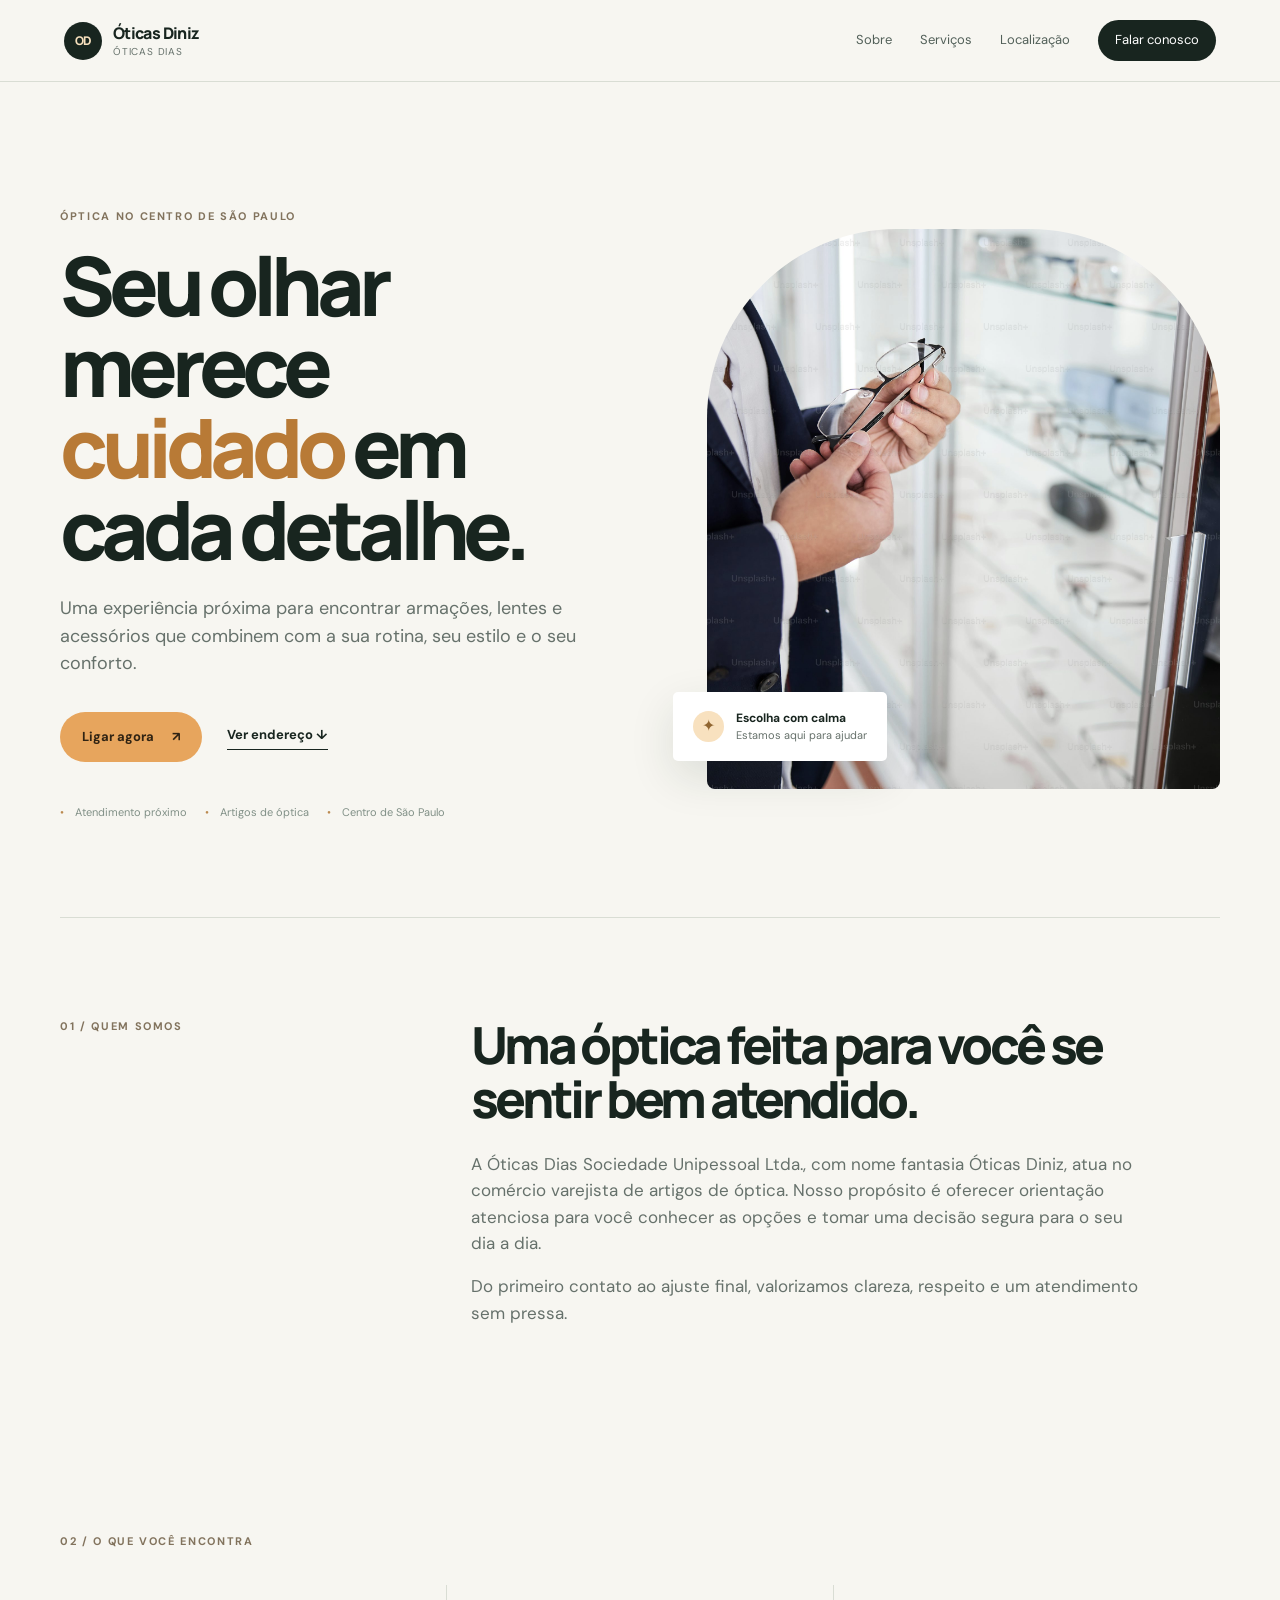
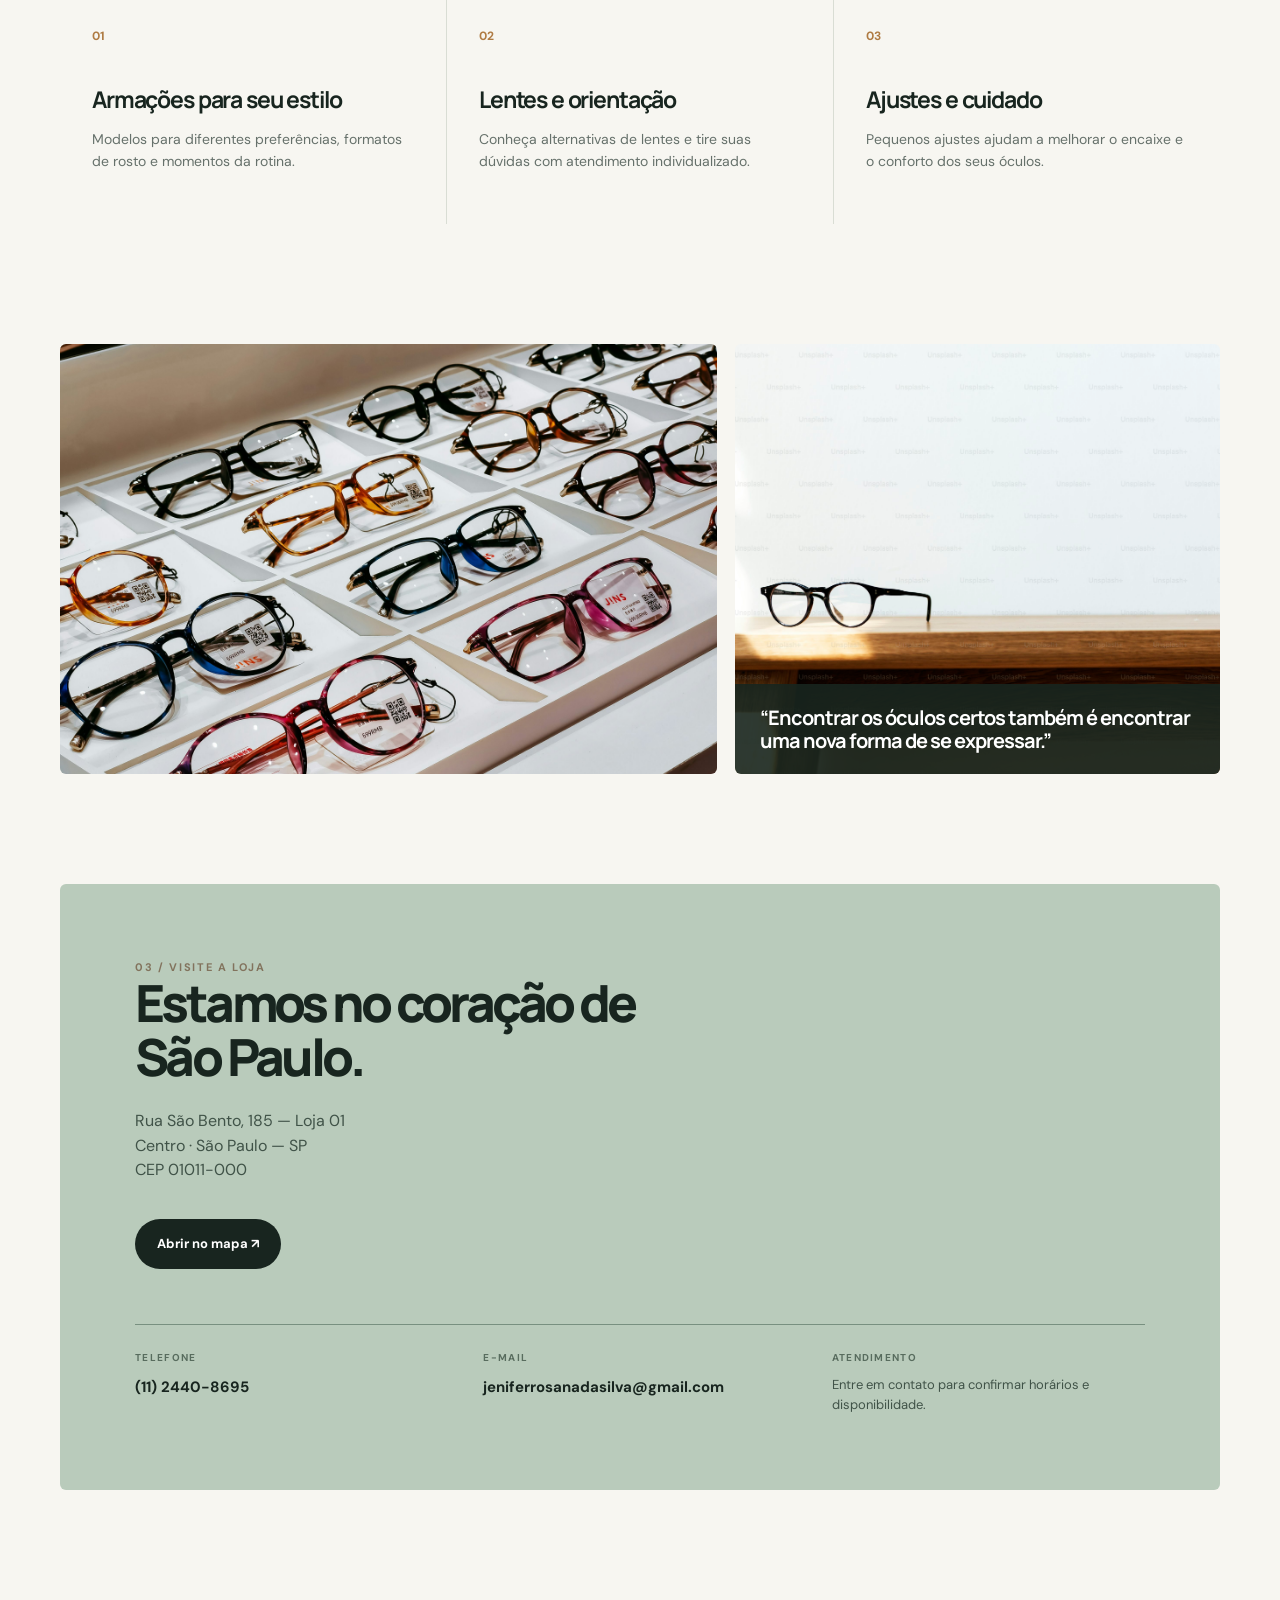
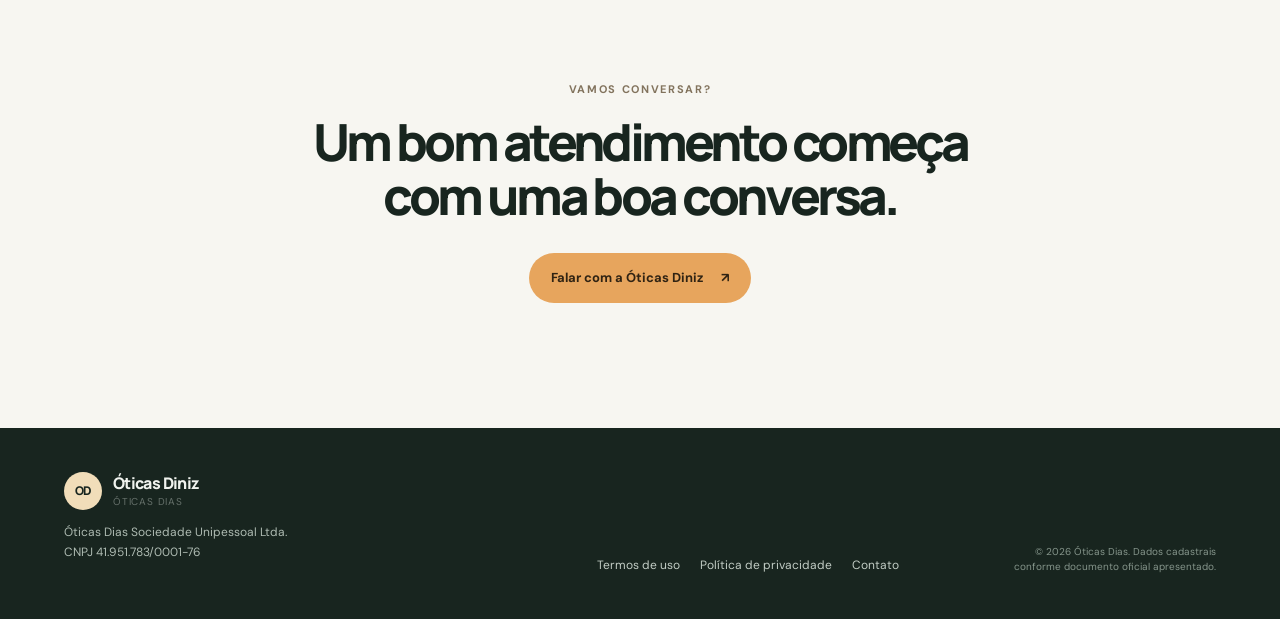
<file: index.html>
<!doctype html>
<html lang="pt-BR">
<head>
  <meta charset="utf-8" />
  <meta name="viewport" content="width=device-width, initial-scale=1" />
  <meta name="description" content="Óticas Diniz — atendimento em artigos de óptica no Centro de São Paulo. Conheça a Óticas Dias Sociedade Unipessoal Ltda. e fale com nossa equipe." />
  <title>Óticas Diniz | Óticas Dias — São Paulo</title>
  <link rel="preconnect" href="https://fonts.googleapis.com" />
  <link rel="preconnect" href="https://fonts.gstatic.com" crossorigin />
  <link href="https://fonts.googleapis.com/css2?family=DM+Sans:wght@400;500;600;700&family=Manrope:wght@700;800&display=swap" rel="stylesheet" />
  <link rel="stylesheet" href="styles.css" />
</head>
<body>
  <header class="site-header">
    <a class="brand" href="#inicio" aria-label="Óticas Diniz, início"><span class="brand-mark">OD</span><span><strong>Óticas Diniz</strong><small>Óticas Dias</small></span></a>
    <nav aria-label="Navegação principal">
      <a href="#sobre">Sobre</a><a href="#servicos">Serviços</a><a href="#localizacao">Localização</a><a class="nav-cta" href="tel:+551124408695">Falar conosco</a>
    </nav>
  </header>

  <main id="inicio">
    <section class="hero section-wrap">
      <div class="hero-copy">
        <p class="eyebrow">Óptica no Centro de São Paulo</p>
        <h1>Seu olhar merece <em>cuidado</em> em cada detalhe.</h1>
        <p class="hero-lead">Uma experiência próxima para encontrar armações, lentes e acessórios que combinem com a sua rotina, seu estilo e o seu conforto.</p>
        <div class="hero-actions"><a class="button primary" href="tel:+551124408695">Ligar agora <span>↗</span></a><a class="text-link" href="#localizacao">Ver endereço <span>↓</span></a></div>
        <div class="trust-row"><span>Atendimento próximo</span><span>Artigos de óptica</span><span>Centro de São Paulo</span></div>
      </div>
      <div class="hero-visual"><img src="atendimento-oculos.jpg" alt="Pessoa escolhendo uma armação de óculos em frente ao espelho" fetchpriority="high" /><div class="floating-note"><span class="note-icon">✦</span><div><b>Escolha com calma</b><small>Estamos aqui para ajudar</small></div></div></div>
    </section>

    <section id="sobre" class="intro section-wrap">
      <div class="section-kicker">01 / quem somos</div><div class="intro-text"><h2>Uma óptica feita para você se sentir bem atendido.</h2><p>A Óticas Dias Sociedade Unipessoal Ltda., com nome fantasia Óticas Diniz, atua no comércio varejista de artigos de óptica. Nosso propósito é oferecer orientação atenciosa para você conhecer as opções e tomar uma decisão segura para o seu dia a dia.</p><p>Do primeiro contato ao ajuste final, valorizamos clareza, respeito e um atendimento sem pressa.</p></div>
    </section>

    <section id="servicos" class="services section-wrap"><div class="section-kicker">02 / o que você encontra</div><div class="services-grid"><article><span>01</span><h3>Armações para seu estilo</h3><p>Modelos para diferentes preferências, formatos de rosto e momentos da rotina.</p></article><article><span>02</span><h3>Lentes e orientação</h3><p>Conheça alternativas de lentes e tire suas dúvidas com atendimento individualizado.</p></article><article><span>03</span><h3>Ajustes e cuidado</h3><p>Pequenos ajustes ajudam a melhorar o encaixe e o conforto dos seus óculos.</p></article></div></section>

    <section class="image-band section-wrap"><div class="image-card large"><img src="colecao-armacoes.jpg" alt="Coleção de armações de óculos" loading="lazy" /></div><div class="image-card small"><img src="oculos-mesa.jpg" alt="Óculos sobre uma mesa de madeira" loading="lazy" /><div class="quote">“Encontrar os óculos certos também é encontrar uma nova forma de se expressar.”</div></div></section>

    <section id="localizacao" class="location section-wrap"><div class="location-card"><div><div class="section-kicker">03 / visite a loja</div><h2>Estamos no coração de São Paulo.</h2><p>Rua São Bento, 185 — Loja 01<br />Centro · São Paulo — SP<br />CEP 01011-000</p><a class="button dark" href="https://www.google.com/maps/search/?api=1&query=Rua+São+Bento+185+Centro+São+Paulo+SP" target="_blank" rel="noopener">Abrir no mapa ↗</a></div><div class="contact-box"><div><small>Telefone</small><a href="tel:+551124408695">(11) 2440-8695</a></div><div><small>E-mail</small><a href="mailto:jeniferrosanadasilva@gmail.com">jeniferrosanadasilva@gmail.com</a></div><div><small>Atendimento</small><p>Entre em contato para confirmar horários e disponibilidade.</p></div></div></div></section>

    <section class="closing section-wrap"><p class="eyebrow">Vamos conversar?</p><h2>Um bom atendimento começa com uma boa conversa.</h2><a class="button primary" href="tel:+551124408695">Falar com a Óticas Diniz <span>↗</span></a></section>
  </main>

  <footer class="site-footer"><div><a class="brand footer-brand" href="#inicio"><span class="brand-mark">OD</span><span><strong>Óticas Diniz</strong><small>Óticas Dias</small></span></a><p>Óticas Dias Sociedade Unipessoal Ltda.<br />CNPJ 41.951.783/0001-76</p></div><div class="footer-links"><a href="termos-de-uso.html">Termos de uso</a><a href="politica-de-privacidade.html">Política de privacidade</a><a href="mailto:jeniferrosanadasilva@gmail.com">Contato</a></div><small class="copyright">© 2026 Óticas Dias. Dados cadastrais conforme documento oficial apresentado.</small></footer>
</body>
</html>
</file>
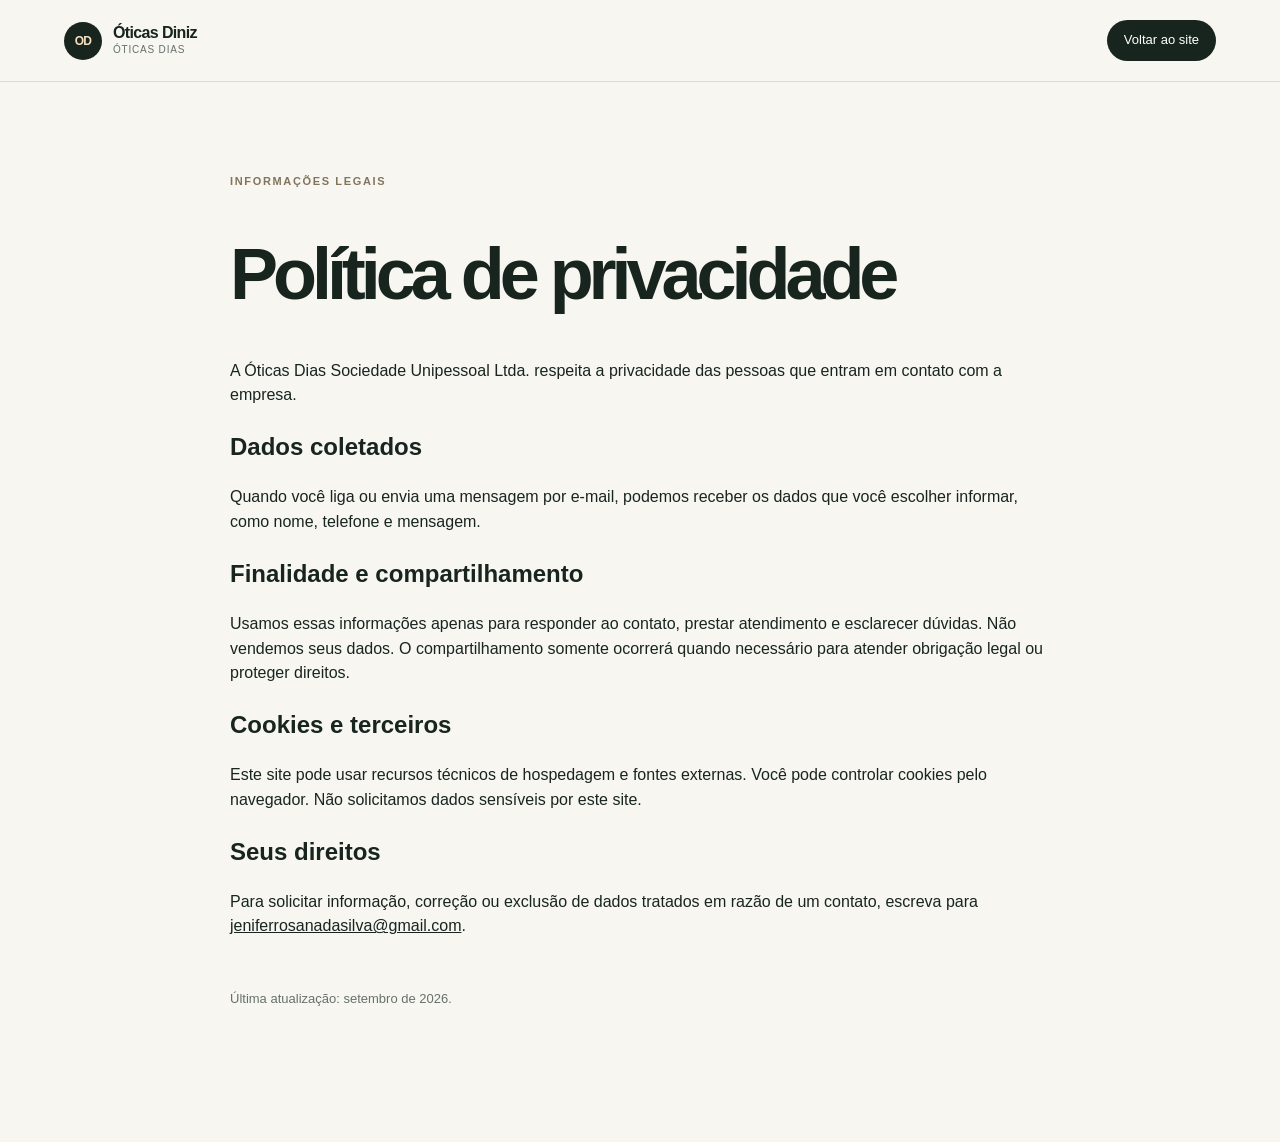
<file: politica-de-privacidade.html>
<!doctype html><html lang="pt-BR"><head><meta charset="utf-8"><meta name="viewport" content="width=device-width,initial-scale=1"><title>Política de privacidade | Óticas Diniz</title><link rel="stylesheet" href="styles.css"></head><body><header class="site-header"><a class="brand" href="index.html"><span class="brand-mark">OD</span><span><strong>Óticas Diniz</strong><small>Óticas Dias</small></span></a><nav><a class="nav-cta" href="index.html">Voltar ao site</a></nav></header><main class="section-wrap" style="padding:80px 0 120px;max-width:820px"><p class="eyebrow">Informações legais</p><h1 style="font:800 clamp(42px,6vw,72px)/1 var(--display);letter-spacing:-.07em">Política de privacidade</h1><p>A Óticas Dias Sociedade Unipessoal Ltda. respeita a privacidade das pessoas que entram em contato com a empresa.</p><h2>Dados coletados</h2><p>Quando você liga ou envia uma mensagem por e-mail, podemos receber os dados que você escolher informar, como nome, telefone e mensagem.</p><h2>Finalidade e compartilhamento</h2><p>Usamos essas informações apenas para responder ao contato, prestar atendimento e esclarecer dúvidas. Não vendemos seus dados. O compartilhamento somente ocorrerá quando necessário para atender obrigação legal ou proteger direitos.</p><h2>Cookies e terceiros</h2><p>Este site pode usar recursos técnicos de hospedagem e fontes externas. Você pode controlar cookies pelo navegador. Não solicitamos dados sensíveis por este site.</p><h2>Seus direitos</h2><p>Para solicitar informação, correção ou exclusão de dados tratados em razão de um contato, escreva para <a href="mailto:jeniferrosanadasilva@gmail.com" style="text-decoration:underline">jeniferrosanadasilva@gmail.com</a>.</p><p style="color:var(--muted);font-size:13px;margin-top:50px">Última atualização: setembro de 2026.</p></main></body></html>
</file>
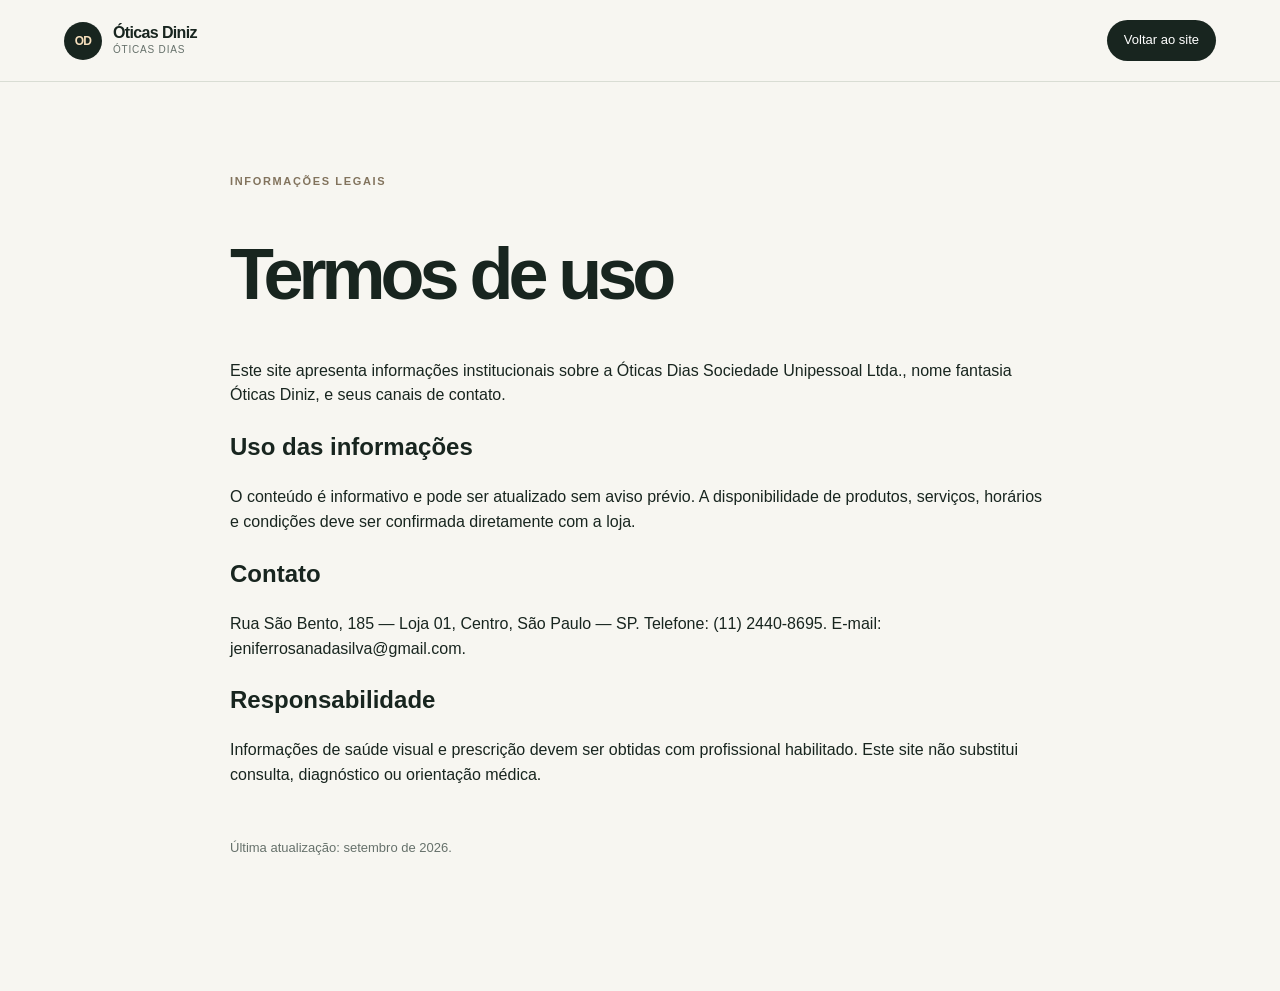
<file: termos-de-uso.html>
<!doctype html><html lang="pt-BR"><head><meta charset="utf-8"><meta name="viewport" content="width=device-width,initial-scale=1"><title>Termos de uso | Óticas Diniz</title><link rel="stylesheet" href="styles.css"></head><body><header class="site-header"><a class="brand" href="index.html"><span class="brand-mark">OD</span><span><strong>Óticas Diniz</strong><small>Óticas Dias</small></span></a><nav><a class="nav-cta" href="index.html">Voltar ao site</a></nav></header><main class="section-wrap" style="padding:80px 0 120px;max-width:820px"><p class="eyebrow">Informações legais</p><h1 style="font:800 clamp(42px,6vw,72px)/1 var(--display);letter-spacing:-.07em">Termos de uso</h1><p>Este site apresenta informações institucionais sobre a Óticas Dias Sociedade Unipessoal Ltda., nome fantasia Óticas Diniz, e seus canais de contato.</p><h2>Uso das informações</h2><p>O conteúdo é informativo e pode ser atualizado sem aviso prévio. A disponibilidade de produtos, serviços, horários e condições deve ser confirmada diretamente com a loja.</p><h2>Contato</h2><p>Rua São Bento, 185 — Loja 01, Centro, São Paulo — SP. Telefone: (11) 2440-8695. E-mail: jeniferrosanadasilva@gmail.com.</p><h2>Responsabilidade</h2><p>Informações de saúde visual e prescrição devem ser obtidas com profissional habilitado. Este site não substitui consulta, diagnóstico ou orientação médica.</p><p style="color:var(--muted);font-size:13px;margin-top:50px">Última atualização: setembro de 2026.</p></main></body></html>
</file>
<file: styles.css>
:root{--ink:#18251f;--muted:#66716b;--paper:#f7f6f1;--cream:#ebe9df;--sage:#b9cbbb;--line:#d9ddd4;--accent:#e7a55d;--display:'Manrope',sans-serif;--body:'DM Sans',sans-serif}*{box-sizing:border-box}html{scroll-behavior:smooth}body{margin:0;background:var(--paper);color:var(--ink);font-family:var(--body);line-height:1.55}a{color:inherit;text-decoration:none}.site-header{height:82px;padding:0 clamp(20px,5vw,76px);display:flex;align-items:center;justify-content:space-between;border-bottom:1px solid var(--line);background:rgba(247,246,241,.94);position:sticky;top:0;z-index:10;backdrop-filter:blur(12px)}.brand{display:flex;gap:11px;align-items:center}.brand-mark{height:38px;width:38px;border-radius:50%;display:grid;place-items:center;background:var(--ink);color:#f7e0bd;font:800 12px var(--display);letter-spacing:-.06em}.brand strong,.brand small{display:block}.brand strong{font:800 16px var(--display);letter-spacing:-.04em}.brand small{font-size:10px;color:var(--muted);letter-spacing:.08em;text-transform:uppercase}nav{display:flex;gap:28px;align-items:center;font-size:13px;color:#526059}nav a:not(.nav-cta):hover,.footer-links a:hover{color:var(--ink)}.nav-cta{background:var(--ink);color:white;padding:10px 17px;border-radius:999px}.section-wrap{width:min(1160px,calc(100% - 40px));margin:0 auto}.hero{display:grid;grid-template-columns:1fr .92fr;gap:clamp(38px,7vw,94px);align-items:center;padding:clamp(64px,9vw,120px) 0 96px}.eyebrow,.section-kicker{color:#82735d;font-size:11px;font-weight:700;letter-spacing:.15em;text-transform:uppercase}.hero h1{font:800 clamp(46px,6.4vw,86px)/.99 var(--display);letter-spacing:-.075em;margin:20px 0 25px;max-width:700px}.hero h1 em{color:#b87a36;font-style:normal}.hero-lead{font-size:18px;color:var(--muted);max-width:530px}.hero-actions{display:flex;align-items:center;gap:25px;margin:34px 0 42px}.button{display:inline-flex;align-items:center;gap:18px;border-radius:999px;padding:15px 22px;font-weight:700;font-size:13px;transition:transform .18s ease,box-shadow .18s ease}.button:hover{transform:translateY(-2px);box-shadow:0 10px 22px #18251f20}.button.primary{background:var(--accent);color:#302313}.button.dark{background:var(--ink);color:#fff}.text-link{font-size:13px;font-weight:700;border-bottom:1px solid var(--ink);padding-bottom:4px}.trust-row{display:flex;gap:18px;flex-wrap:wrap;color:#819087;font-size:11px}.trust-row span{padding-left:15px;position:relative}.trust-row span:before{content:'•';position:absolute;left:0;color:#bb8a50}.hero-visual{position:relative}.hero-visual>img{width:100%;height:560px;display:block;object-fit:cover;border-radius:190px 190px 8px 8px;filter:saturate(.85)}.floating-note{position:absolute;left:-34px;bottom:28px;padding:17px 20px;background:#fff;display:flex;gap:12px;align-items:center;box-shadow:0 16px 45px #1b30241f;border-radius:5px}.note-icon{height:31px;width:31px;display:grid;place-items:center;border-radius:50%;background:#f8e1bf;color:#906530}.floating-note b,.floating-note small{display:block}.floating-note b{font-size:12px}.floating-note small{font-size:11px;color:var(--muted)}.intro{display:grid;grid-template-columns:.65fr 1.35fr;gap:50px;padding:100px 0;border-top:1px solid var(--line)}.intro h2,.location h2,.closing h2{font:800 clamp(32px,4vw,58px)/1.05 var(--display);letter-spacing:-.07em;margin:0 0 25px}.intro-text{max-width:720px}.intro p{color:var(--muted);font-size:17px;max-width:670px}.services{padding:90px 0}.services-grid{display:grid;grid-template-columns:repeat(3,1fr);gap:1px;background:var(--line);margin-top:35px}.services article{background:var(--paper);padding:38px 32px;min-height:220px}.services article span{color:#af7b43;font-size:12px;font-weight:700}.services h3{font:700 23px var(--display);letter-spacing:-.05em;margin:35px 0 13px}.services p{color:var(--muted);font-size:14px}.image-band{display:grid;grid-template-columns:1.15fr .85fr;gap:18px;padding:30px 0 110px}.image-card{overflow:hidden;border-radius:6px;position:relative}.image-card img{display:block;width:100%;height:100%;object-fit:cover}.large{height:430px}.small{height:430px}.quote{position:absolute;bottom:0;left:0;right:0;background:rgba(24,37,31,.9);color:white;padding:22px 25px;font:700 20px/1.15 var(--display);letter-spacing:-.05em}.location{padding:0 0 110px}.location-card{background:var(--sage);padding:clamp(35px,6vw,75px);border-radius:6px}.location-card>div:first-child{max-width:600px}.location h2{max-width:500px}.location p{color:#405348}.location .button{margin-top:20px}.contact-box{margin-top:55px;padding-top:25px;border-top:1px solid #789080;display:grid;grid-template-columns:repeat(3,1fr);gap:35px}.contact-box small{display:block;color:#586c5e;font-size:10px;text-transform:uppercase;letter-spacing:.13em;font-weight:700;margin-bottom:9px}.contact-box a{font-weight:700;font-size:15px}.contact-box p{margin:0;font-size:13px}.closing{text-align:center;padding:70px 0 125px}.closing h2{max-width:700px;margin:17px auto 30px}.site-footer{padding:44px clamp(20px,5vw,76px);background:var(--ink);color:#f0f3ee;display:grid;grid-template-columns:1fr 1fr auto;gap:30px;align-items:end}.footer-brand .brand-mark{background:#f1ddb9;color:var(--ink)}.site-footer p{color:#aebbb2;font-size:12px;line-height:1.7}.footer-links{display:flex;gap:20px;justify-content:center;font-size:12px;color:#c2cdc5}.copyright{font-size:10px;color:#85958b;text-align:right;max-width:220px}@media(max-width:760px){.site-header{height:70px}nav a:not(.nav-cta){display:none}.nav-cta{padding:9px 13px;font-size:12px}.hero{display:block;padding:60px 0 75px}.hero h1{font-size:51px}.hero-lead{font-size:16px}.hero-actions{margin:28px 0 35px}.hero-visual{margin:35px 20px 0 22px}.hero-visual>img{height:390px;border-radius:150px 150px 5px 5px}.floating-note{left:-20px;bottom:18px}.intro{display:block;padding:70px 0}.intro-text{margin-top:30px}.intro h2,.location h2{font-size:39px}.services{padding:65px 0}.services-grid{display:block}.services article{min-height:0;padding:28px 25px;border-bottom:1px solid var(--line)}.services h3{margin:20px 0 10px}.image-band{display:block;padding-bottom:75px}.large,.small{height:300px}.small{margin-top:15px}.location{padding-bottom:70px}.contact-box{grid-template-columns:1fr;gap:20px;margin-top:38px}.closing{padding:45px 0 80px}.closing h2{font-size:40px}.site-footer{display:block}.footer-links{display:flex;flex-direction:column;gap:11px;margin:30px 0}.copyright{text-align:left;max-width:none}}@media(prefers-reduced-motion:reduce){html{scroll-behavior:auto}.button{transition:none}}
</file>
